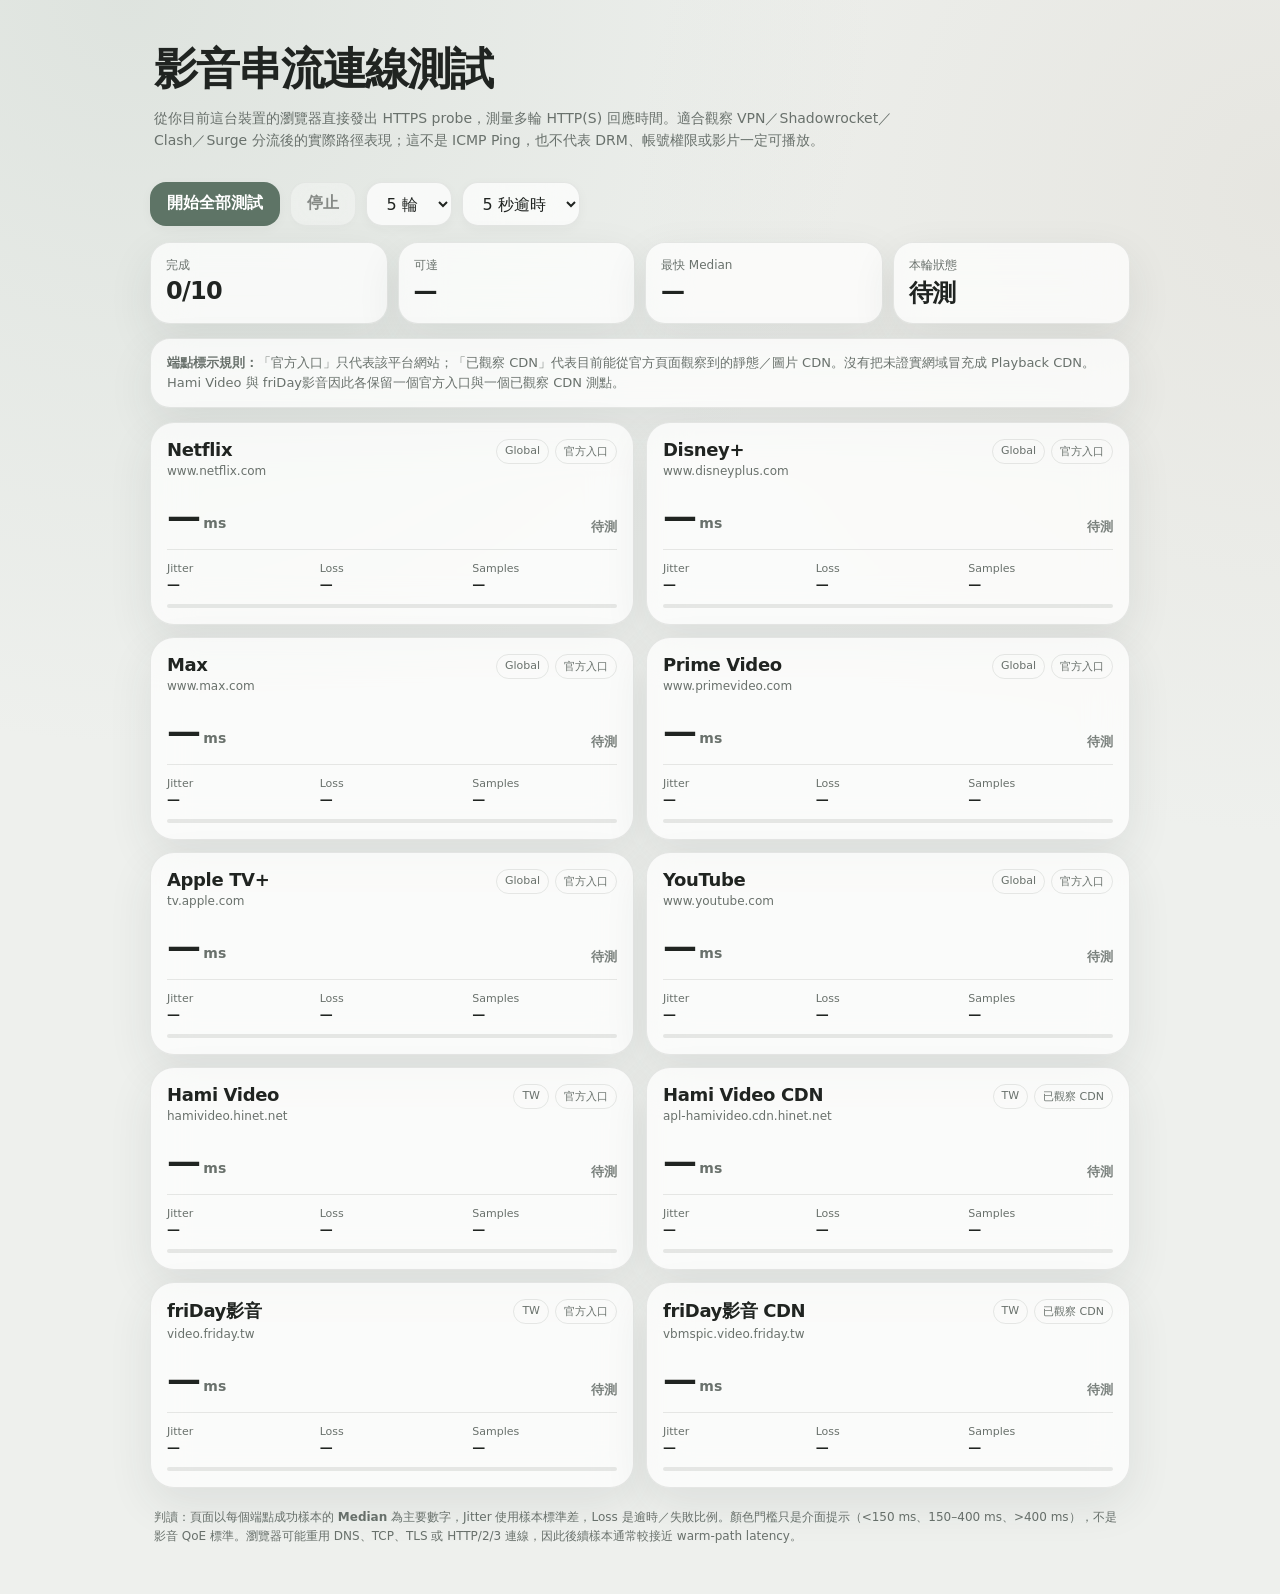
<file: streaming-ping/index.html>
<!DOCTYPE html>
<html lang="zh-Hant-TW">
<head>
  <meta charset="utf-8" />
  <meta name="viewport" content="width=device-width, initial-scale=1, viewport-fit=cover" />
  <meta name="theme-color" content="#eef0ed" />
  <meta name="apple-mobile-web-app-capable" content="yes" />
  <meta name="apple-mobile-web-app-title" content="串流 Ping" />
  <title>影音串流連線測試</title>
  <style>
    :root {
      color-scheme: light dark;
      --bg: #eef0ed;
      --card: rgba(255,255,255,.72);
      --text: #202421;
      --muted: #69716c;
      --line: rgba(38,48,42,.10);
      --good: #4f765d;
      --fair: #9a7b43;
      --slow: #9b5d57;
      --idle: #7a817d;
      --accent: #5e7466;
      --shadow: 0 16px 45px rgba(48,58,51,.09);
    }
    @media (prefers-color-scheme: dark) {
      :root {
        --bg: #171a18;
        --card: rgba(37,42,39,.82);
        --text: #edf1ee;
        --muted: #a5ada8;
        --line: rgba(255,255,255,.08);
        --good: #8ab597;
        --fair: #d3b274;
        --slow: #d38e87;
        --idle: #9ca39f;
        --accent: #a8bcae;
        --shadow: 0 16px 45px rgba(0,0,0,.22);
      }
    }
    * { box-sizing: border-box; }
    body {
      margin: 0;
      min-height: 100vh;
      font-family: -apple-system, BlinkMacSystemFont, "SF Pro Text", "PingFang TC", "Noto Sans TC", system-ui, sans-serif;
      background:
        radial-gradient(circle at 10% 0%, rgba(166,183,171,.22), transparent 38%),
        radial-gradient(circle at 100% 12%, rgba(199,189,175,.20), transparent 34%),
        var(--bg);
      color: var(--text);
    }
    .wrap { width: min(980px, calc(100% - 28px)); margin: 0 auto; padding: max(22px, env(safe-area-inset-top)) 0 48px; }
    header { padding: 18px 4px 12px; }
    h1 { font-size: clamp(28px, 5vw, 44px); letter-spacing: -.04em; margin: 0 0 8px; }
    .subtitle { color: var(--muted); line-height: 1.6; font-size: 14px; max-width: 760px; }
    .toolbar { display: flex; flex-wrap: wrap; gap: 10px; margin: 18px 0 16px; }
    button, select {
      border: 1px solid var(--line);
      background: var(--card);
      color: var(--text);
      border-radius: 16px;
      min-height: 44px;
      padding: 0 16px;
      font: inherit;
      box-shadow: 0 3px 12px rgba(40,50,43,.04);
      backdrop-filter: blur(18px) saturate(130%);
      -webkit-backdrop-filter: blur(18px) saturate(130%);
    }
    button { cursor: pointer; font-weight: 700; }
    button.primary { background: var(--accent); color: #fff; border-color: transparent; }
    button:disabled { opacity: .48; cursor: default; }
    .summary {
      display: grid;
      grid-template-columns: repeat(4, minmax(0,1fr));
      gap: 10px;
      margin-bottom: 14px;
    }
    .metric, .notice {
      background: var(--card);
      border: 1px solid var(--line);
      border-radius: 20px;
      box-shadow: var(--shadow);
      backdrop-filter: blur(20px) saturate(135%);
      -webkit-backdrop-filter: blur(20px) saturate(135%);
    }
    .metric { padding: 14px 15px; }
    .metric .label { color: var(--muted); font-size: 12px; }
    .metric .value { font-size: 24px; font-weight: 800; margin-top: 3px; letter-spacing: -.03em; }
    .notice { padding: 14px 16px; color: var(--muted); font-size: 13px; line-height: 1.55; margin-bottom: 14px; }
    .grid { display: grid; grid-template-columns: repeat(2, minmax(0,1fr)); gap: 12px; }
    .card {
      background: var(--card);
      border: 1px solid var(--line);
      border-radius: 24px;
      padding: 16px;
      box-shadow: var(--shadow);
      backdrop-filter: blur(20px) saturate(135%);
      -webkit-backdrop-filter: blur(20px) saturate(135%);
    }
    .head { display: flex; align-items: flex-start; justify-content: space-between; gap: 12px; }
    .service { font-size: 18px; font-weight: 800; letter-spacing: -.02em; }
    .endpoint { color: var(--muted); font-size: 12px; margin-top: 4px; overflow-wrap: anywhere; }
    .badges { display: flex; gap: 6px; flex-wrap: wrap; justify-content: flex-end; }
    .badge { border: 1px solid var(--line); border-radius: 999px; padding: 4px 8px; font-size: 11px; color: var(--muted); white-space: nowrap; }
    .result { display: flex; align-items: end; justify-content: space-between; margin-top: 18px; gap: 12px; }
    .latency { font-size: 34px; font-weight: 850; letter-spacing: -.05em; }
    .unit { font-size: 14px; color: var(--muted); margin-left: 4px; font-weight: 600; }
    .status { font-size: 13px; font-weight: 750; text-align: right; }
    .status.good { color: var(--good); }
    .status.fair { color: var(--fair); }
    .status.slow, .status.down { color: var(--slow); }
    .status.idle, .status.running { color: var(--idle); }
    .details { margin-top: 13px; padding-top: 12px; border-top: 1px solid var(--line); display: grid; grid-template-columns: repeat(3,1fr); gap: 8px; }
    .detail .k { color: var(--muted); font-size: 11px; }
    .detail .v { font-weight: 750; margin-top: 2px; font-size: 13px; }
    .progress { height: 4px; background: var(--line); border-radius: 999px; overflow: hidden; margin-top: 12px; }
    .bar { height: 100%; width: 0; background: var(--accent); transition: width .25s ease; }
    .foot { color: var(--muted); font-size: 12px; line-height: 1.6; padding: 20px 4px 0; }
    code { font-family: ui-monospace, SFMono-Regular, Menlo, monospace; font-size: .95em; }
    @media (max-width: 720px) {
      .grid { grid-template-columns: 1fr; }
      .summary { grid-template-columns: repeat(2, minmax(0,1fr)); }
      .wrap { width: min(100% - 18px, 980px); }
    }
  </style>
</head>
<body>
  <main class="wrap">
    <header>
      <h1>影音串流連線測試</h1>
      <div class="subtitle">從你目前這台裝置的瀏覽器直接發出 HTTPS probe，測量多輪 HTTP(S) 回應時間。適合觀察 VPN／Shadowrocket／Clash／Surge 分流後的實際路徑表現；這不是 ICMP Ping，也不代表 DRM、帳號權限或影片一定可播放。</div>
    </header>

    <div class="toolbar">
      <button id="runAll" class="primary">開始全部測試</button>
      <button id="stop" disabled>停止</button>
      <select id="rounds" aria-label="測試輪數">
        <option value="3">3 輪</option>
        <option value="5" selected>5 輪</option>
        <option value="7">7 輪</option>
      </select>
      <select id="timeout" aria-label="逾時">
        <option value="3000">3 秒逾時</option>
        <option value="5000" selected>5 秒逾時</option>
        <option value="8000">8 秒逾時</option>
      </select>
    </div>

    <section class="summary">
      <div class="metric"><div class="label">完成</div><div class="value" id="doneCount">0/10</div></div>
      <div class="metric"><div class="label">可達</div><div class="value" id="upCount">—</div></div>
      <div class="metric"><div class="label">最快 Median</div><div class="value" id="bestValue">—</div></div>
      <div class="metric"><div class="label">本輪狀態</div><div class="value" id="runState">待測</div></div>
    </section>

    <div class="notice">
      <strong>端點標示規則：</strong>「官方入口」只代表該平台網站；「已觀察 CDN」代表目前能從官方頁面觀察到的靜態／圖片 CDN。沒有把未證實網域冒充成 Playback CDN。Hami Video 與 friDay影音因此各保留一個官方入口與一個已觀察 CDN 測點。
    </div>

    <section class="grid" id="grid"></section>

    <div class="foot">
      判讀：頁面以每個端點成功樣本的 <strong>Median</strong> 為主要數字，Jitter 使用樣本標準差，Loss 是逾時／失敗比例。顏色門檻只是介面提示（&lt;150 ms、150–400 ms、&gt;400 ms），不是影音 QoE 標準。瀏覽器可能重用 DNS、TCP、TLS 或 HTTP/2/3 連線，因此後續樣本通常較接近 warm-path latency。
    </div>
  </main>

  <script>
    const services = [
      { id:'netflix', name:'Netflix', label:'官方入口', region:'Global', url:'https://www.netflix.com/favicon.ico' },
      { id:'disney', name:'Disney+', label:'官方入口', region:'Global', url:'https://www.disneyplus.com/favicon.ico' },
      { id:'max', name:'Max', label:'官方入口', region:'Global', url:'https://www.max.com/favicon.ico' },
      { id:'prime', name:'Prime Video', label:'官方入口', region:'Global', url:'https://www.primevideo.com/favicon.ico' },
      { id:'appletv', name:'Apple TV+', label:'官方入口', region:'Global', url:'https://tv.apple.com/favicon.ico' },
      { id:'youtube', name:'YouTube', label:'官方入口', region:'Global', url:'https://www.youtube.com/favicon.ico' },
      { id:'hami-web', name:'Hami Video', label:'官方入口', region:'TW', url:'https://hamivideo.hinet.net/' },
      { id:'hami-cdn', name:'Hami Video CDN', label:'已觀察 CDN', region:'TW', url:'https://apl-hamivideo.cdn.hinet.net/' },
      { id:'friday-web', name:'friDay影音', label:'官方入口', region:'TW', url:'https://video.friday.tw/' },
      { id:'friday-cdn', name:'friDay影音 CDN', label:'已觀察 CDN', region:'TW', url:'https://vbmspic.video.friday.tw/' }
    ];

    const states = new Map();
    let runGeneration = 0;
    let activeControllers = new Set();

    const $ = (s) => document.querySelector(s);
    const median = arr => {
      const x = [...arr].sort((a,b)=>a-b);
      const m = Math.floor(x.length/2);
      return x.length % 2 ? x[m] : (x[m-1] + x[m]) / 2;
    };
    const stdev = arr => {
      if (arr.length < 2) return 0;
      const mean = arr.reduce((a,b)=>a+b,0) / arr.length;
      return Math.sqrt(arr.reduce((s,x)=>s + (x-mean)**2,0) / (arr.length - 1));
    };
    const sleep = ms => new Promise(r => setTimeout(r, ms));
    const withBuster = url => {
      const u = new URL(url);
      u.searchParams.set('_probe', `${Date.now()}-${Math.random().toString(36).slice(2)}`);
      return u.toString();
    };

    function quality(ms, ok, total) {
      if (!ok) return ['down','無回應'];
      if (ok < total) return ms < 400 ? ['fair','部分失敗'] : ['slow','不穩定'];
      if (ms < 150) return ['good','良好'];
      if (ms <= 400) return ['fair','普通'];
      return ['slow','偏慢'];
    }

    function makeCard(s) {
      const el = document.createElement('article');
      el.className = 'card';
      el.id = `card-${s.id}`;
      el.innerHTML = `
        <div class="head">
          <div>
            <div class="service">${s.name}</div>
            <div class="endpoint">${new URL(s.url).hostname}</div>
          </div>
          <div class="badges"><span class="badge">${s.region}</span><span class="badge">${s.label}</span></div>
        </div>
        <div class="result">
          <div><span class="latency">—</span><span class="unit">ms</span></div>
          <div class="status idle">待測</div>
        </div>
        <div class="details">
          <div class="detail"><div class="k">Jitter</div><div class="v jitter">—</div></div>
          <div class="detail"><div class="k">Loss</div><div class="v loss">—</div></div>
          <div class="detail"><div class="k">Samples</div><div class="v samples">—</div></div>
        </div>
        <div class="progress"><div class="bar"></div></div>`;
      return el;
    }

    function renderInitial() {
      const grid = $('#grid');
      grid.innerHTML = '';
      services.forEach(s => grid.appendChild(makeCard(s)));
      updateSummary();
    }

    function setCard(s, state) {
      states.set(s.id, state);
      const card = $(`#card-${s.id}`);
      const lat = card.querySelector('.latency');
      const status = card.querySelector('.status');
      const jitter = card.querySelector('.jitter');
      const loss = card.querySelector('.loss');
      const samples = card.querySelector('.samples');
      const bar = card.querySelector('.bar');

      status.className = `status ${state.statusClass || 'idle'}`;
      status.textContent = state.statusText || '待測';
      lat.textContent = Number.isFinite(state.median) ? Math.round(state.median) : '—';
      jitter.textContent = Number.isFinite(state.jitter) ? `${Math.round(state.jitter)} ms` : '—';
      loss.textContent = state.total ? `${Math.round((state.failed/state.total)*100)}%` : '—';
      samples.textContent = state.total ? `${state.ok}/${state.total}` : '—';
      bar.style.width = state.total ? `${Math.min(100, (state.completed/state.total)*100)}%` : '0%';
      updateSummary();
    }

    async function oneProbe(url, timeoutMs, generation) {
      const controller = new AbortController();
      activeControllers.add(controller);
      const timer = setTimeout(() => controller.abort(), timeoutMs);
      const start = performance.now();
      try {
        await fetch(withBuster(url), {
          method: 'GET',
          mode: 'no-cors',
          cache: 'no-store',
          credentials: 'omit',
          referrerPolicy: 'no-referrer',
          signal: controller.signal
        });
        if (generation !== runGeneration) throw new DOMException('Cancelled','AbortError');
        return performance.now() - start;
      } finally {
        clearTimeout(timer);
        activeControllers.delete(controller);
      }
    }

    async function testService(s, rounds, timeoutMs, generation) {
      const values = [];
      let failed = 0;
      setCard(s, { statusClass:'running', statusText:'測試中…', completed:0, total:rounds, ok:0, failed:0 });

      for (let i=0; i<rounds; i++) {
        if (generation !== runGeneration) return;
        try {
          const ms = await oneProbe(s.url, timeoutMs, generation);
          values.push(ms);
        } catch (e) {
          if (generation !== runGeneration) return;
          failed++;
        }
        const med = values.length ? median(values) : null;
        setCard(s, {
          statusClass:'running', statusText:`測試中 ${i+1}/${rounds}`,
          median: med, jitter: values.length ? stdev(values) : null,
          completed:i+1, total:rounds, ok:values.length, failed
        });
        if (i < rounds-1) await sleep(140);
      }

      if (generation !== runGeneration) return;
      const med = values.length ? median(values) : null;
      const [statusClass,statusText] = quality(med, values.length, rounds);
      setCard(s, {
        statusClass, statusText,
        median:med, jitter:values.length ? stdev(values) : null,
        completed:rounds, total:rounds, ok:values.length, failed,
        finished:true
      });
    }

    function updateSummary() {
      const list = [...states.values()];
      const finished = list.filter(x => x.finished);
      const reachable = finished.filter(x => x.ok > 0);
      const meds = reachable.map(x=>x.median).filter(Number.isFinite);
      $('#doneCount').textContent = `${finished.length}/${services.length}`;
      $('#upCount').textContent = finished.length ? `${reachable.length}/${finished.length}` : '—';
      $('#bestValue').textContent = meds.length ? `${Math.round(Math.min(...meds))} ms` : '—';
    }

    async function runAll() {
      const generation = ++runGeneration;
      activeControllers.forEach(c=>c.abort());
      activeControllers.clear();
      states.clear();
      renderInitial();
      $('#runAll').disabled = true;
      $('#stop').disabled = false;
      $('#runState').textContent = '測試中';
      const rounds = Number($('#rounds').value);
      const timeoutMs = Number($('#timeout').value);

      await Promise.all(services.map(s => testService(s, rounds, timeoutMs, generation)));
      if (generation !== runGeneration) return;
      $('#runAll').disabled = false;
      $('#stop').disabled = true;
      $('#runState').textContent = '完成';
      updateSummary();
    }

    function stopAll() {
      runGeneration++;
      activeControllers.forEach(c=>c.abort());
      activeControllers.clear();
      $('#runAll').disabled = false;
      $('#stop').disabled = true;
      $('#runState').textContent = '已停止';
      document.querySelectorAll('.status.running').forEach(el => { el.className='status idle'; el.textContent='已停止'; });
    }

    $('#runAll').addEventListener('click', runAll);
    $('#stop').addEventListener('click', stopAll);
    renderInitial();
  </script>
</body>
</html>
</file>
